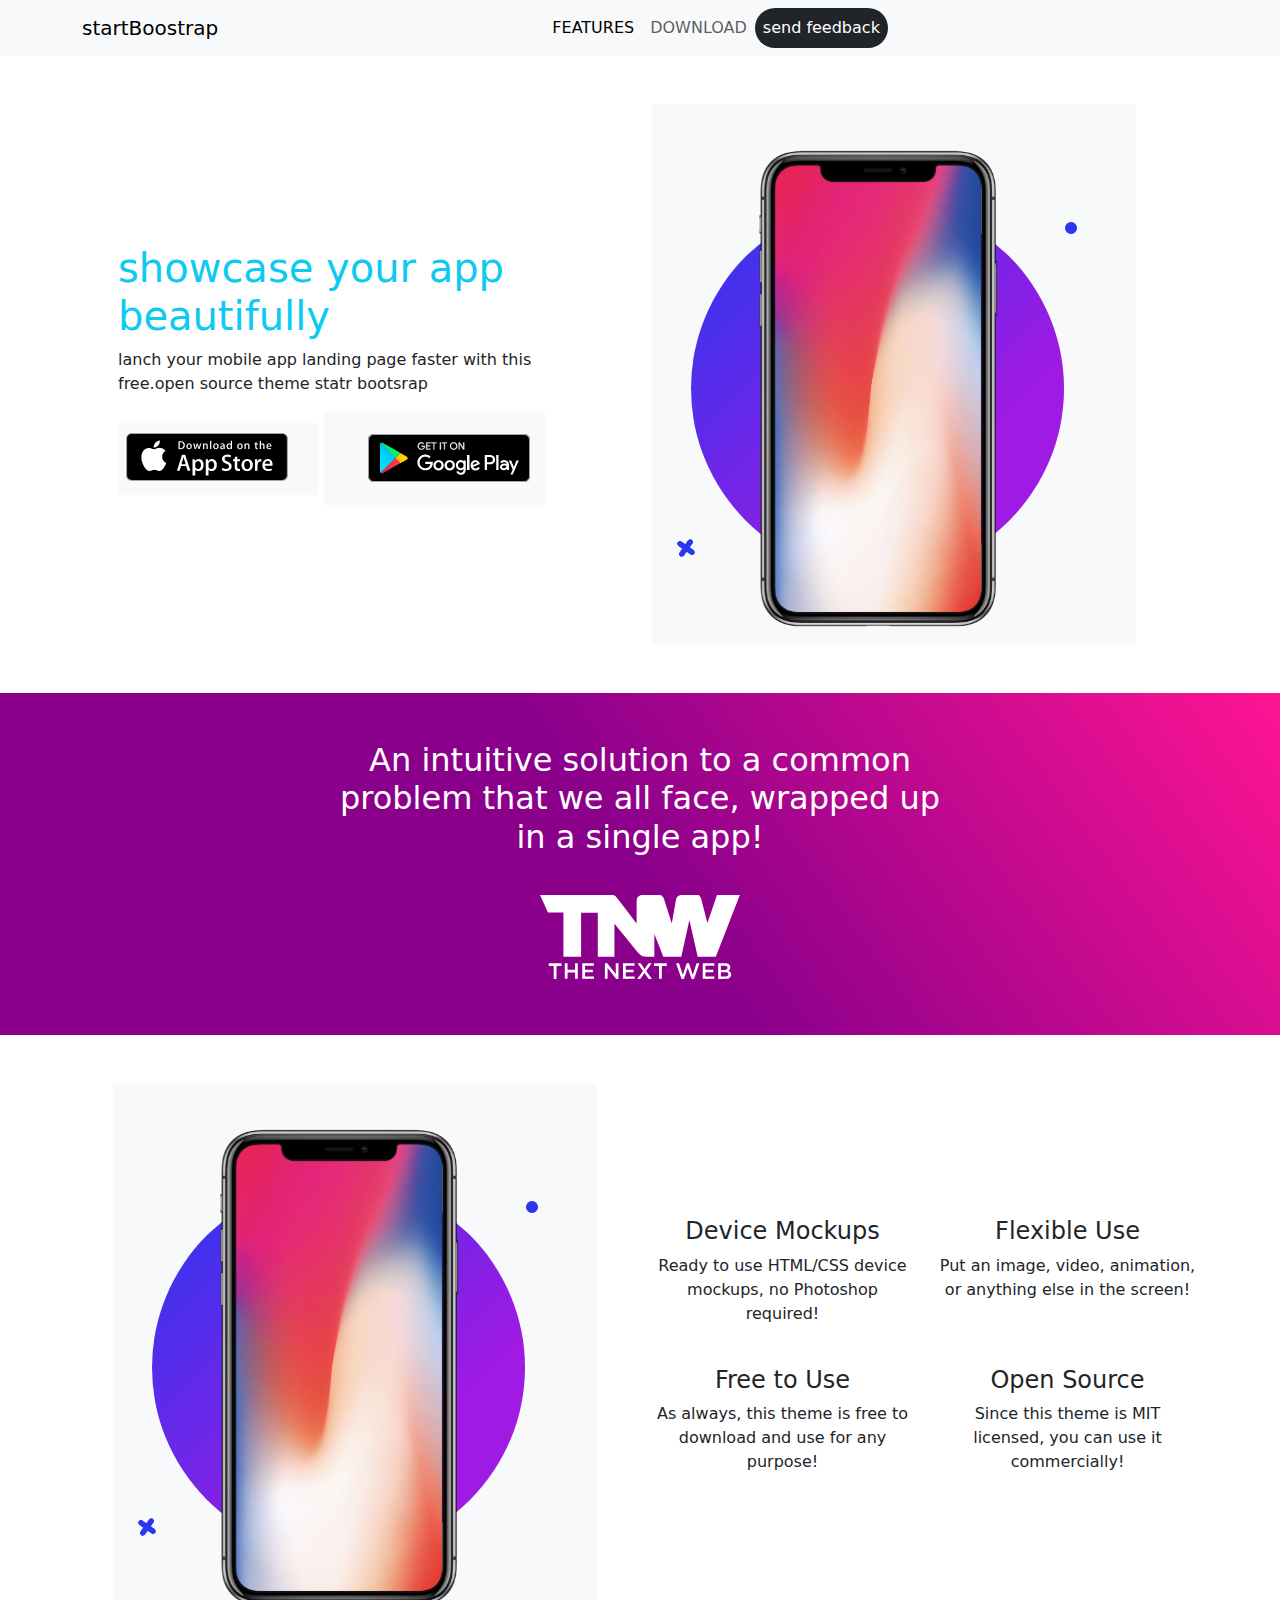
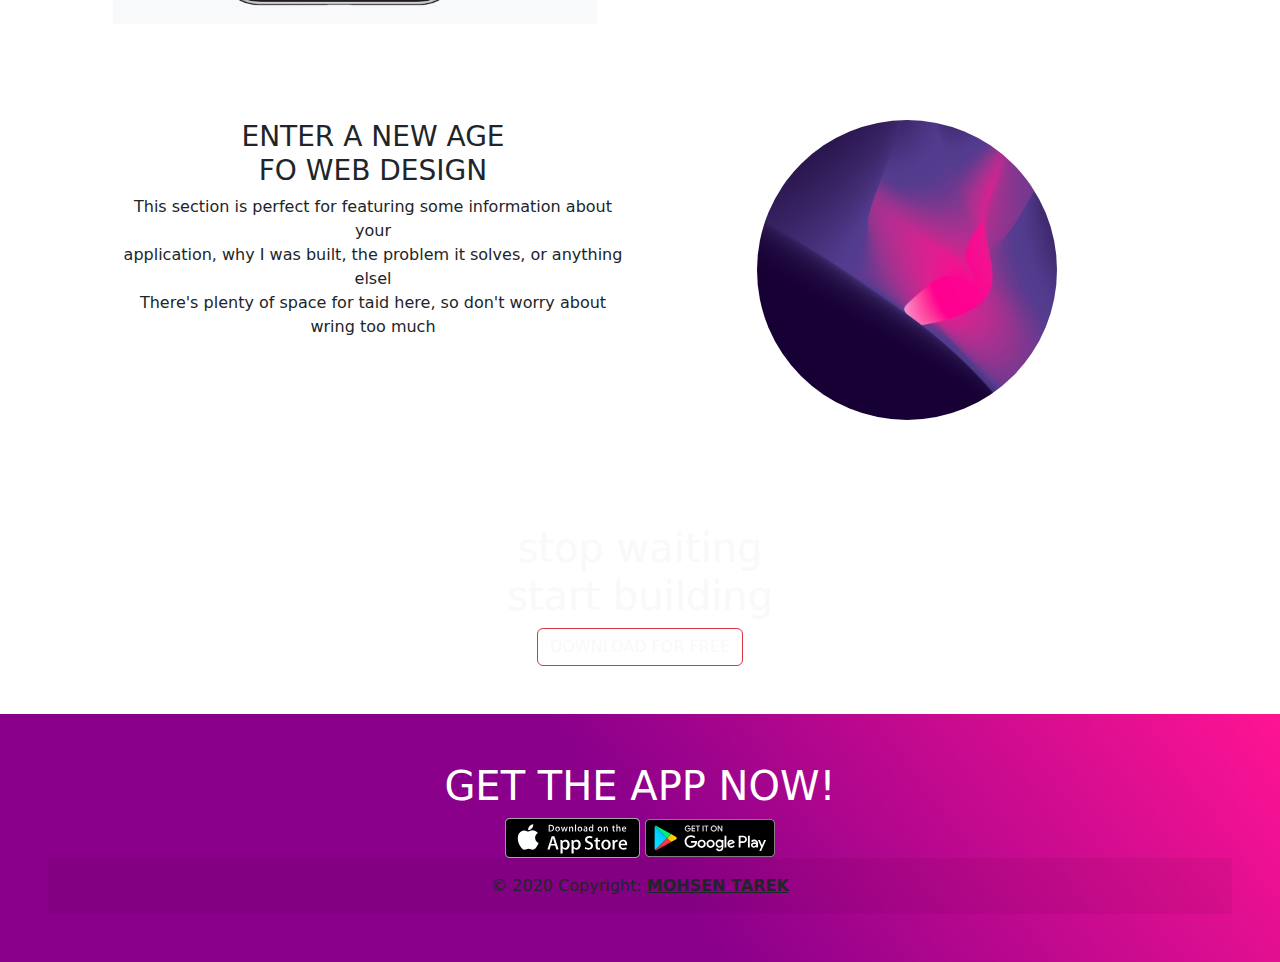
<file: index/index.html>
<!DOCTYPE html>
<html lang="en">
<head>
    <meta charset="UTF-8">
    <meta name="viewport" content="width=device-width, initial-scale=1.0">
<link rel="stylesheet" href="style/style.css">
    <link rel="stylesheet" href="style/bootstrap.min.css">
<title>  BOOTSTRAP </title>

</head>
<body>


    <nav class="navbar navbar-expand-lg bg-light">
        <div class="container">
          <a class="navbar-brand" href="#">startBoostrap</a>
          <button class="navbar-toggler" type="button" data-bs-toggle="collapse" data-bs-target="#navbarSupportedContent" aria-controls="navbarSupportedContent" aria-expanded="false" aria-label="Toggle navigation">
            <span class="navbar-toggler-icon"></span>
          </button>
          <div class="collapse navbar-collapse" id="navbarSupportedContent">
            <ul class="navbar-nav me-auto mb-0 mb-lg-0 m-auto ">
              <li class="nav-item">
                <a class="nav-link active" aria-current="page" href="#">FEATURES</a>
              </li>
              <li class="nav-item">
                <a class="nav-link" href="task.html" target="_blank">DOWNLOAD</a>
              </li>
              <li class="nav-item">
                <a class="nav-link disabled bg-dark text-white rounded-5" href=""> send feedback</a>
              </li>
            </ul>
          
          </div>
        </div>
      </nav>

<div class="container bg-Secondary p-5">
  <div class="row align-items-center">
    <div class="col-md-6 ">
      <h1 class="text-info"> showcase your app beautifully</h1>
      <p>lanch your mobile app landing page faster 
        with this<br> free.open source theme statr bootsrap</p>
    <img  src="imge/appstore.PNG" alt="">
    <img src="imge/googleplay.PNG" alt="">
    </div>
    <div class="col-md-6  ">
    <img src="imge/project.PNG" alt="">
    </div>
  </div>
</div>











<div class="container-fluid bg-primary ">
  <div class="row p-5 ">
    <div class="col">
      <h2 class="text-center  text-white">

        An intuitive solution to a common
        <br>
        problem that we all face, wrapped up
        <br>
        in a single app!
        <br>
        <br>
         <img class="imgee" src="imge/tnw-logo.svg" alt="" width="200px">
      </h2>
    </div>
  </div>
</div>



<div class="container py-5">
  <div class="row align-items-center">
    
    <div class="col-md-6 text-center">
      <img src="imge/project.PNG" alt="iPhone Mockup" class="img-fluid">
    </div>

    <div class="col-md-6">
      <div class="row">
        <div class="col-6 text-center">
          <h4>Device Mockups</h4>
          <p>Ready to use HTML/CSS device mockups, no Photoshop required!</p>
        </div>
        <div class="col-6 text-center">
          <h4>Flexible Use</h4>
          <p>Put an image, video, animation, or anything else in the screen!</p>
        </div>
        <div class="col-6 text-center mt-4">
          <h4>Free to Use</h4>
          <p>As always, this theme is free to download and use for any purpose!</p>
        </div>
        <div class="col-6 text-center mt-4">
          <h4>Open Source</h4>
          <p>Since this theme is MIT licensed, you can use it commercially!</p>
        </div>
      </div>
    </div>
  </div>
</div>






<div class="container p-5 ">
  <div class="row ">
<div class="col-md-6 text-center">
  <h3> ENTER A NEW AGE
    <br>
  FO WEB DESIGN</h3>
    <p>
      This section is perfect for featuring some information about your
      <br>
application, why I was built, the problem it solves, or anything elsel
<br>
There's plenty of space for taid here, so don't worry about wring too
much
    </p>
</div>
<div class="col-md-6 text-center ">
  <img class="rounded-circle" width="300px" src="imge/photo-1620207418302-439b387441b0.jpg" alt="">
</div>
  </div>
</div>



<div class="container  text-center ">
  <div class="row p-5 ">
    <div class="col  ">
      <h2 class="text-center bg-light ">
<h1 class="text-light">stop waiting
  <br>
start building
</h1>
    <div class="btn btn-outline-danger text-light">
           <a  class="nav-link" href="اول مشروع bootstrap/index/index.html">   DOWNLOAD FOR FREE</a> 
    </div>
    </div>
  </div>
</div>








<div class="container-fluid bg-primary ">
  <div class="row p-5 text-center">
    <div class="col">
      <h1 class="text-white"> GET THE APP NOW!</h1>
     <img src="imge/app-store-badge.svg" alt="">
     <img src="imge/google-play-badge.svg" alt="" width="130px">

    </div>
    <div class="text-center p-3" style="background-color: rgba(0, 0, 0, 0.05);">
      © 2020 Copyright:
      <a class="text-reset fw-bold" href="https://web.facebook.com/mody.tarek.58367">MOHSEN TAREK</a>
    </div>
  </div>
</div>




      <script src="js/popper.min.js"></script>
    <script src="js/jquery-3.7.1.min.js"></script> 
   <script src="js/bootstrap.min.js"></script> 
  </body>
</html>
</file>
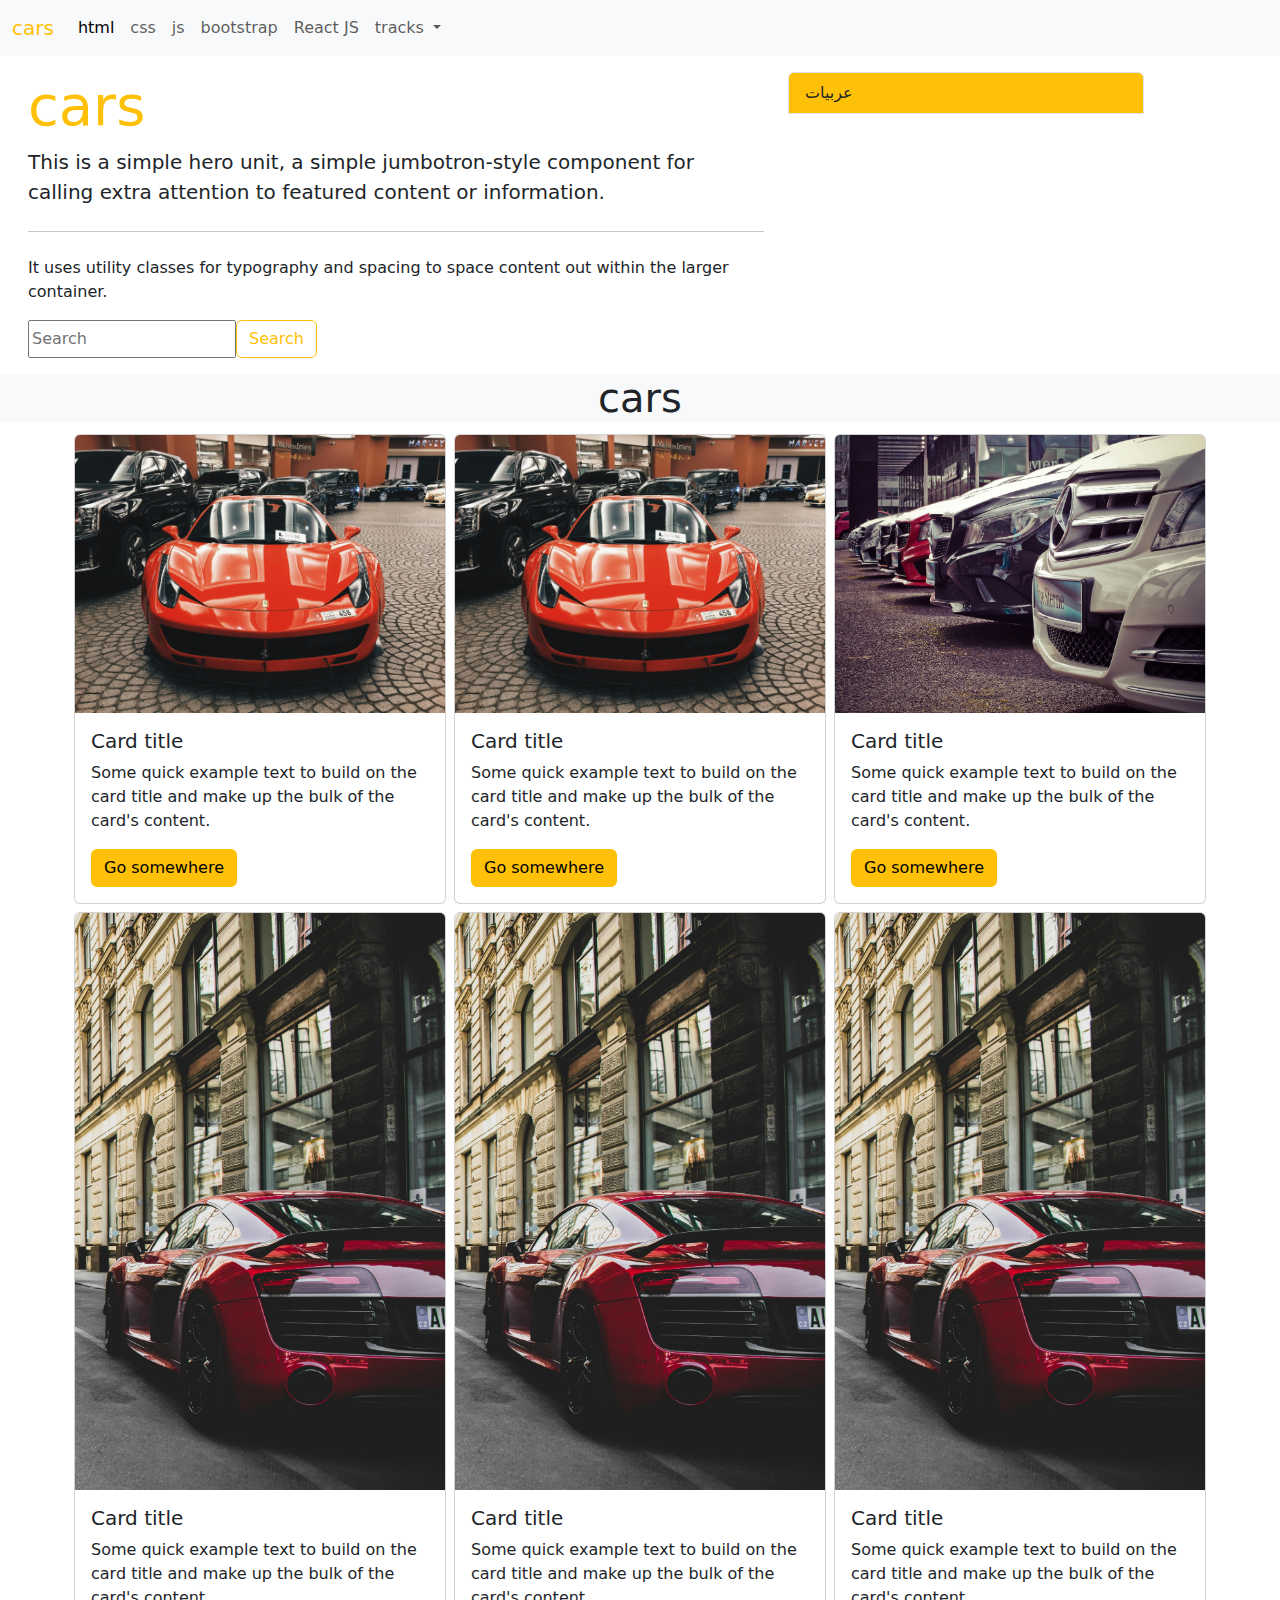
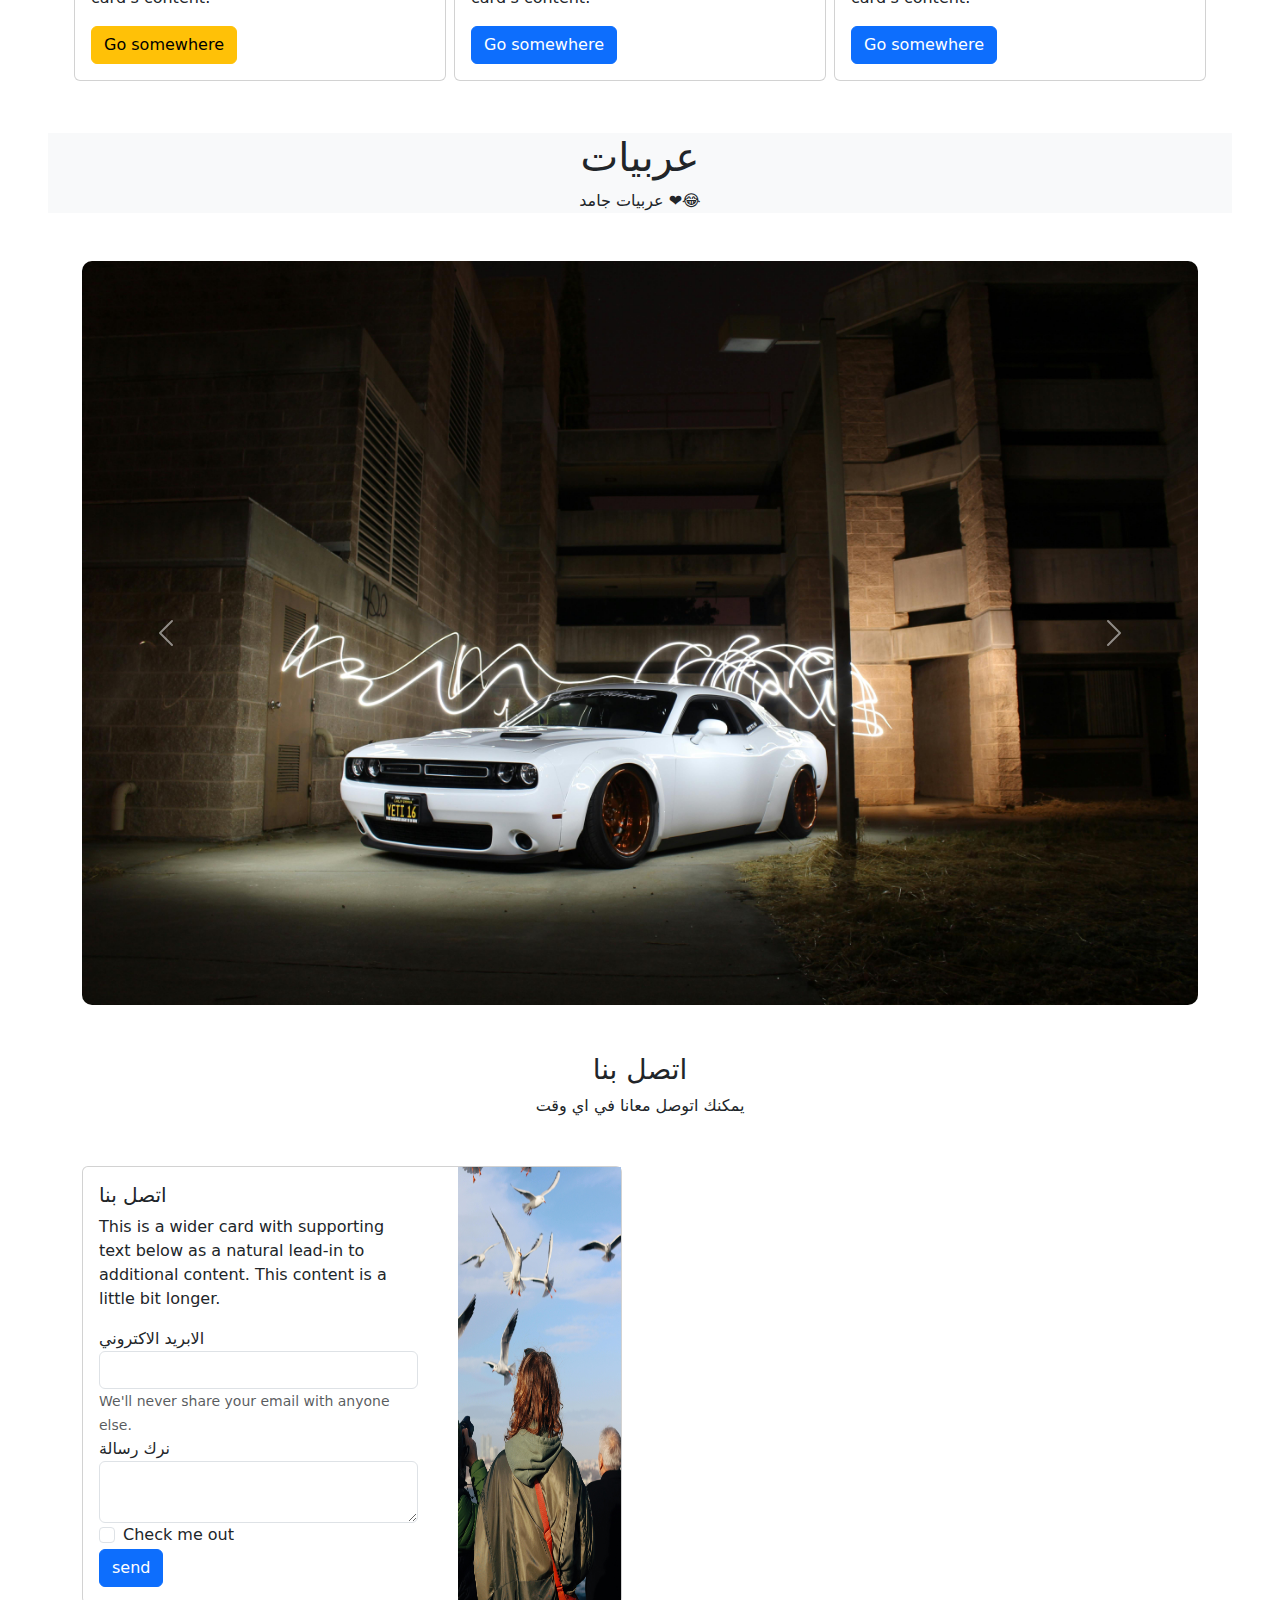
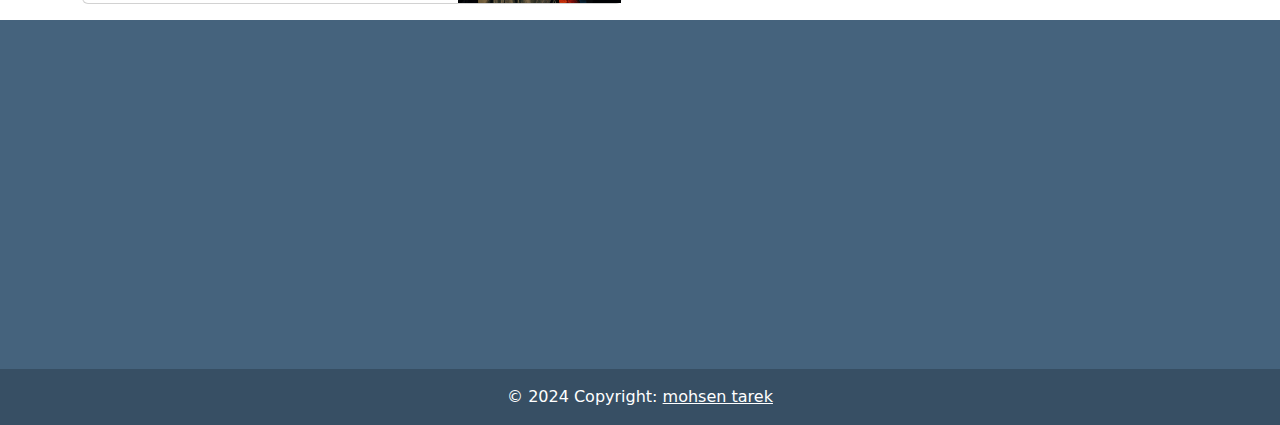
<file: index/task.html>
<!DOCTYPE html>
<html lang="en">
<head>
    <meta charset="UTF-8">
    <meta name="viewport" content="width=device-width, initial-scale=1.0">
    <link rel="stylesheet" href="style/style.css">
<link rel="stylesheet" href="style/bootstrap.min.css">
    <title>موقع لسه بيفكر في نفسو</title>
</head>
<body>
    



  <nav class="navbar navbar-expand-lg navbar-light bg-light">
    <div class="container-fluid">
      <a class="navbar-brand text-warning" href="#">cars</a>
      <button class="navbar-toggler" type="button" data-bs-toggle="collapse" data-bs-target="#navbarSupportedContent" aria-controls="navbarSupportedContent" aria-expanded="false" aria-label="Toggle navigation">
        <span class="navbar-toggler-icon"></span>
      </button>
      <div class="collapse navbar-collapse" id="navbarSupportedContent">
        <ul class="navbar-nav me-auto mb-2 mb-lg-0 -auto">
          <li class="nav-item">
            <a class="nav-link active" aria-current="page" href="#">html</a>
          </li>
          <li class="nav-item">
            <a class="nav-link" href="#">css</a>
          </li>
          <li class="nav-item">
            <a class="nav-link" href="#">js</a>
          </li>
          <li class="nav-item">
            <a class="nav-link" href="#">bootstrap</a>
          </li>
          <li class="nav-item">
            <a class="nav-link" href="#">React JS</a>
          </li>
          <li class="nav-item dropdown">
            <a class="nav-link dropdown-toggle" href="#" id="navbarDropdown" role="button" data-bs-toggle="dropdown" aria-expanded="false">
              tracks
            </a>
            <ul class="dropdown-menu" aria-labelledby="navbarDropdown">
              <li><a class="dropdown-item" href="#">frontand</a></li>
              <li><a class="dropdown-item" href="#">backand</a></li>
              <li><hr class="dropdown-divider"></li>
              <li><a class="dropdown-item" href="#">full stack</a></li>
            </ul>
          </li>
        </ul>
      </div>
    </div>
  </nav>

<DIV class="container m-3 ">
  <div class="row">
    <div class="col-lg-8">
      <div class="jumbotron ">
        <h1 class="display-4 text-warning">cars</h1>
        <p class="lead">This is a simple hero unit, a simple jumbotron-style component for calling extra attention to featured content or information.</p>
        <hr class="my-4">
        <p>It uses utility classes for typography and spacing to space content out within the larger container.</p>


        <form class="d-flex my-2 my-lg-0">
          <input class="form-control-mr-sm-2 " type="search" placeholder="Search" aria-label="Search">
          <button class="btn btn-outline-warning" type="submit">Search</button>
        </form>
  



      </div>





    </div>
 <div class="col-lg-4">

  <div class="list-group">
    <a data-bs-toggle="collapse" href="#MOHSEN" class="list-group-item list-group-item-action bg-warning" aria-current="true">
عربيات
    </a>
<div class="collapse" id="MOHSEN">


  <a href="#" class="list-group-item list-group-item-action">html</a>
  <a href="#" class="list-group-item list-group-item-action">css</a>
  <a href="#" class="list-group-item list-group-item-action">js</a>
  <a class="list-group-item list-group-item-action disabled">php</a>
  <a class="list-group-item list-group-item-action disabled"> React js</a>

</div>
  </div>
 </div>
  </div>
</DIV>


<h1 class="text-center bg-light"> 
  cars
</h1>


<div class="container">
  <div class="row">
    <div class="col-lg-4 p-1 col-md-6 col-sm-12">
      <div class="card">
        <img src="imge/pexels-pashal-337909.jpg" class="card-img-top" alt="...">
        <div class="card-body">
          <h5 class="card-title">Card title</h5>
          <p class="card-text">Some quick example text to build on the card title and make up the bulk of the card's content.</p>
          <a href="#" class="btn btn-warning">Go somewhere</a>
        </div>
      </div>
    </div>







    <div class="col-lg-4 p-1 col-md-6 col-sm-12">
      <div class="card" >
        <img src="imge/pexels-pashal-337909.jpg" class="card-img-top" alt="...">
        <div class="card-body">
          <h5 class="card-title">Card title</h5>
          <p class="card-text">Some quick example text to build on the card title and make up the bulk of the card's content.</p>
          <a href="#" class="btn btn-warning">Go somewhere</a>
        </div>
      </div>
    </div>








    <div class="col-lg-4 p-1 col-md-6 col-sm-12">
      <div class="card">
        <img src="imge/pexels-pixabay-164634.jpg" class="card-img-top" alt="...">
        <div class="card-body">
          <h5 class="card-title">Card title</h5>
          <p class="card-text">Some quick example text to build on the card title and make up the bulk of the card's content.</p>
          <a href="#" class="btn btn-warning">Go somewhere</a>
        </div>
      </div>
    </div>










    <div class="col-lg-4 p-1 col-md-6 col-sm-12">
      <div class="card" >
        <img src="imge/pexels-mayday-1545743.jpg" class="card-img-top" alt="...">
        <div class="card-body">
          <h5 class="card-title">Card title</h5>
          <p class="card-text">Some quick example text to build on the card title and make up the bulk of the card's content.</p>
          <a href="#" class="btn btn-warning">Go somewhere</a>
        </div>
      </div>
    </div>




    <div class="col-lg-4 p-1 col-md-6 col-sm-12">
      <div class="card" >
        <img src="imge/pexels-mayday-1545743.jpg" class="card-img-top" alt="...">
        <div class="card-body">
          <h5 class="card-title">Card title</h5>
          <p class="card-text">Some quick example text to build on the card title and make up the bulk of the card's content.</p>
          <a href="#" class="btn btn-primary">Go somewhere</a>
        </div>
      </div>
    </div>





    <div class="col-lg-4 p-1 col-md-6 col-sm-12">
      <div class="card" >
        <img src="imge/pexels-mayday-1545743.jpg" class="card-img-top" alt="...">

        <div class="card-body">
          <h5 class="card-title">Card title</h5>
          <p class="card-text">Some quick example text to build on the card title and make up the bulk of the card's content.</p>
          <a href="#" class="btn btn-primary">Go somewhere</a>
        </div>
      </div>
    </div>








  </div>
</div>








<div class="text-center bg-light m-5">
<h1> عربيات </h1>
<p> عربيات جامد ❤😂</p>
</div>
<div class="container">


<div id="carouselExampleFade" class="carousel slide carousel-fade" data-bs-ride="carousel">
  <div class="carousel-inner">
    <div class="carousel-item active">
      <img style="border-radius: 10px;" src="imge/pexels-cesarperez209-733745.jpg" class="d-block w-100" alt="...">

    </div>
    <div class="carousel-item">
      <img style="border-radius: 10px;" src="imge/pexels-trace-707046.jpg" class="d-block w-100" alt="...">
    </div>
    <div class="carousel-item">
      <img style="border-radius: 10px;" src="imge/pexels-garvin-st-villier-719266-3311574.jpg" class="d-block w-100" alt="...">
    </div>
  </div>
  <button class="carousel-control-prev" type="button" data-bs-target="#carouselExampleFade" data-bs-slide="prev">
    <span class="carousel-control-prev-icon" aria-hidden="true"></span>
    <span class="visually-hidden">Previous</span>
  </button>
  <button class="carousel-control-next" type="button" data-bs-target="#carouselExampleFade" data-bs-slide="next">
    <span class="carousel-control-next-icon" aria-hidden="true"></span>
    <span class="visually-hidden">Next</span>
  </button>
</div>
</div>

<div class="container">
<div class="text-center m-5">
<h3>اتصل بنا</h3>
<p>يمكنك اتوصل معانا في اي وقت </p>
</div>
  <div class="card mb-3" style="max-width: 540px;">
    <div class="row no-gutters">
      
      <div class="col-md-8">
        <div class="card-body">
          <h5 class="card-title">اتصل بنا</h5>
          <p class="card-text">This is a wider card with supporting text below as a natural lead-in to additional content. This content is a little bit longer.</p>



          <form>
            <div class="form-group">
              <label for="exampleInputEmail1">الابريد الاكتروني</label>
              <input type="email" class="form-control" id="exampleInputEmail1" aria-describedby="emailHelp" required>
              <small id="emailHelp" class="form-text text-muted">We'll never share your email with anyone else.</small>
            </div>
            <div class="form-group">
              <label required>نرك رسالة</label>
           <textarea class="form-control" required></textarea>
            </div>
            <div class="form-group form-check">
              <input type="checkbox" class="form-check-input" id="exampleCheck1" required>
              <label class="form-check-label" for="exampleCheck1">Check me out</label>
            </div>
            <button type="submit" class="btn btn-primary">send</button>
          </form>
        </div>
      </div>

      <div class="col-md-4  ">
        <img class="img-fluid h-100" src="imge/pexels-flaneur-3277351-28888373.jpg"  width="800px" height="700px" alt="">

      </div>

    </div>
  </div>



</div>



















<footer class="text-center text-white" style="background-color: #45637d;">
  <!-- Grid container -->
  <div class="container p-4">
    <!-- Section: Iframe -->
    <section class="">
      <div class="row d-flex justify-content-center">
        <div class="col-lg-6">
          <div class="ratio ratio-16x9">
            <iframe

             width="560" height="315" src="https://www.youtube.com/embed/MdlJ1Gc-nNk?si=yfcxEJO3NcH6hzfM" title="YouTube video player" frameborder="0" allow="accelerometer; autoplay; clipboard-write; encrypted-media; gyroscope; picture-in-picture; web-share" referrerpolicy="strict-origin-when-cross-origin" allowfullscreen>

            ></iframe>
          </div>
        </div>
      </div>
    </section>
    <!-- Section: Iframe -->
  </div>
  <!-- Grid container -->

  <!-- Copyright -->
  <div class="text-center p-3" style="background-color: rgba(0, 0, 0, 0.2);">
    © 2024 Copyright:
    <a class="text-white" href="https://web.facebook.com/mody.tarek.58367"> mohsen tarek</a>
  </div>
  <!-- Copyright -->
</footer>




















<script src="js/popper.min.js"></script>
<script src="js/jquery-3.7.1.min.js"></script> 
<script src="js/bootstrap.min.js"></script> 

  </body>
</html>
</file>
<file: index/style/style.css>
.bg-primary {
background-image: linear-gradient(54deg,#8B008B,#8B008B,#FF1493);
}
</file>
